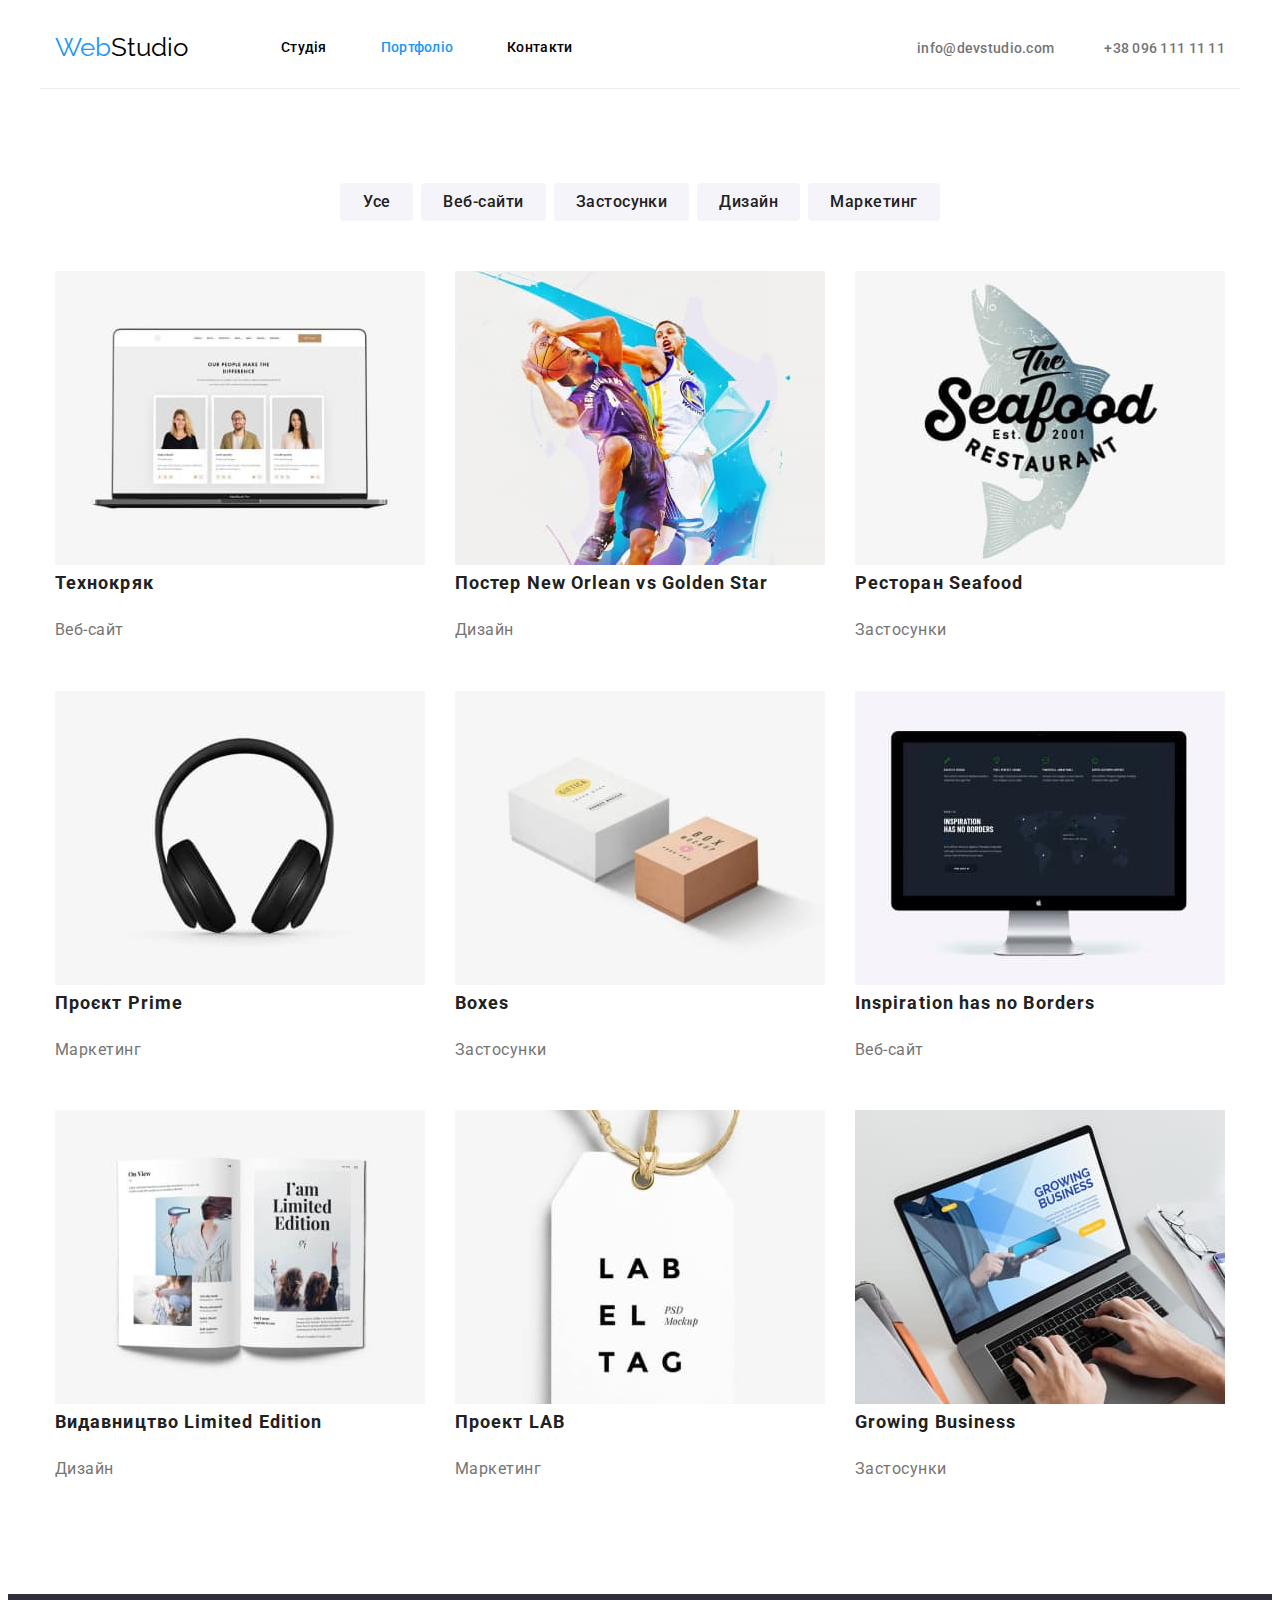
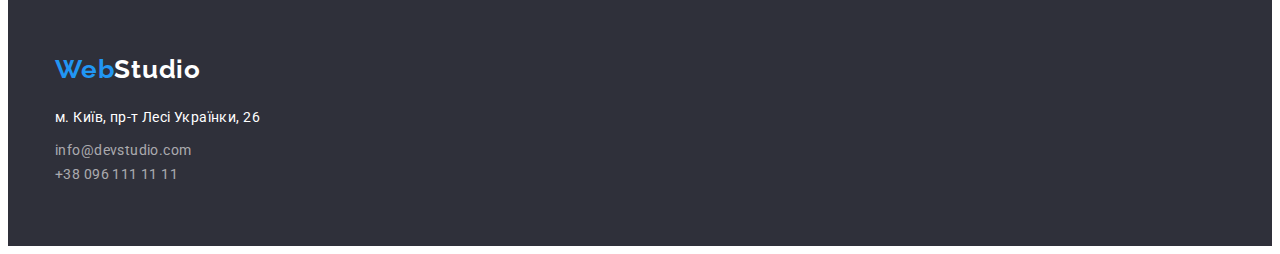
<file: portfolio.html>
<!DOCTYPE html>
<html lang="en">
<head>
    <meta charset="UTF-8">
    <meta http-equiv="X-UA-Compatible" content="IE=edge">
    <meta name="viewport" content="width=device-width, initial-scale=1.0">
    <title>WEB studio</title>
    <link href="https://fonts.googleapis.com/css2?family=Raleway:wght@700&family=Roboto:wght@400;500;700;900&display=swap" rel="stylesheet">  
    <!-- Зовнішній файл стилю -->
    <link rel="stylesheet" href="./css/main.min.css">
</head>
<body>
    <!-- Шапка -->
    <header>
    <div class="container header-nav">
        <a class="logo" href=""><span>Web</span>Studio</a>
        <nav>             
        <ul class="nav-list">               
            <li class="list-item"><a class="link link-current" href="./">Студія</a></li>
            <li class="list-item"><a class="link current" href="./portfolio.html" target="_blank" rel="noopener noreferer">Портфоліо</a></li>
            <li class="list-item"><a class="link" href="">Контакти</a></li>
        </ul> 
        </nav>
        <ul class="contacts-nav">
            <li><a href="mailto:info@devstudio.com">info@devstudio.com</a></li>
            <li><a href="tel:+380961111111">+38 096 111 11 11</a></li>
        </ul>
    </div>
    </header>
    <!-- Секція герой -->
    <main>
    <section class="section">
        <div class="container">
          <h1 class="visually-hidden">Приклади робіт</h1>
    <ul class="filter">
        <li><a class="filter-link" href="">Усе</a></li>
        <li><a class="filter-link" href="">Веб-сайти</a></li>
        <li><a class="filter-link" href="">Застосунки</a></li>
        <li><a class="filter-link" href="">Дизайн</a></li>
        <li><a class="filter-link" href="">Маркетинг</a></li>
    </ul>
    <ul class="examples">
        <li  class="examples-link">
            <a class="link-thumb" href="">
                <div class="img-thumb">
                    <img src="./img/Ноутбук.jpg" alt=""width="370"height="297">
                      <div class="overlay">
                <p>Технокряк це сучасний майданчик поширення коронавірусу. 
                    Компанії використовують цю платформу для цифрового шпигунства та атак на захищені сервери конкурентів.</p>
               </div>
            </div>
                <div>
            <h2  class="examples-titel">Технокряк</h2>
            <p class="examples-type">Веб-сайт</p>
            </a>
            </li>
        </li>
        <li class="examples-link">
            <a class="link-thumb" href="">
                <div class="img-thumb">
                <img src="./img/Players.jpg" alt="Два баскетболіста" width="370" height="294">
                <div class="overlay">
                    <p>Технокряк це сучасний майданчик поширення коронавірусу. 
                        Компанії використовують цю платформу для цифрового шпигунства та атак на захищені сервери конкурентів.</p>
                   </div>
                </div>
            <h2 class="examples-titel">Постер New Orlean vs Golden Star</h2>
            <p class="examples-type">Дизайн</p>
            </a>
        </li>
        <li class="examples-link">
            <a class="link-thumb" href="">
                <div class="img-thumb">
                <img src="./img/Seafood.jpg" alt="Seafood" width="370" height="294">
                <div class="overlay">
                    <p>Технокрик це сучасний майданчик поширення коронавірусу. 
                        Компанії використовують цю платформу для цифрового шпигунства та атак на захищені сервери конкурентів.</p>
                   </div>
                </div>
            <h2 class="examples-titel">Ресторан Seafood</h2>
            <p class="examples-type">Застосунки</p>
            </a>
        </li>
        <li class="examples-link">
            <a class="link-thumb" href="">
                <div class="img-thumb">
                <img src="./img/Навушник.jpg" alt="Навушники" width="370" height="294">
                <div class="overlay">
                    <p>Технокрик це сучасний майданчик поширення коронавірусу. 
                        Компанії використовують цю платформу для цифрового шпигунства та атак на захищені сервери конкурентів.</p>
                   </div>
                </div>
            <h2 class="examples-titel">Проєкт Prime</h2>
            <p class="examples-type">Маркетинг</p>
            </a>
        </li>
        <li class="examples-link">
            <a class="link-thumb" href="">
                <div class="img-thumb">
                <img src="./img/Boxes.jpg" alt="Boxes" width="370" height="294">
                <div class="overlay">
                    <p>Технокрик це сучасний майданчик поширення коронавірусу. 
                        Компанії використовують цю платформу для цифрового шпигунства та атак на захищені сервери конкурентів.</p>
                   </div>
                </div>
            <h2 class="examples-titel">Boxes</h2>
            <p class="examples-type">Застосунки</p>
            </a>
        </li>
        <li class="examples-link">
            <a class="link-thumb" href="">
                <div class="img-thumb">
                <img src="./img/Imac.jpg" alt="Imac" width="370" height="294">
                <div class="overlay">
                    <p>Технокрик це сучасний майданчик поширення коронавірусу. 
                        Компанії використовують цю платформу для цифрового шпигунства та атак на захищені сервери конкурентів.</p>
                   </div>
                </div>
            <h2 class="examples-titel">Inspiration has no Borders</h2>
            <p class="examples-type">Веб-сайт</p>
            </a>
        </li>
        <li class="examples-link">
            <a class="link-thumb" href="">
                <div class="img-thumb">
                <img src="./img/Book.jpg" alt="Книжка" width="370" height="294">
                <div class="overlay">
                    <p>Технокрик це сучасний майданчик поширення коронавірусу. 
                        Компанії використовують цю платформу для цифрового шпигунства та атак на захищені сервери конкурентів.</p>
                   </div>
                </div>
            <h2 class="examples-titel">Видавництво Limited Edition</h2>
            <p class="examples-type">Дизайн</p>
            </a>
        </li>
        <li class="examples-link">
            <a class="link-thumb" href="">
                <div class="img-thumb">
                <img src="./img/Label tag.jpg" alt="Етикетка з надписом LA BEL TAG" width="370" height="294">
                <div class="overlay">
                    <p>Технокрик це сучасний майданчик поширення коронавірусу. 
                        Компанії використовують цю платформу для цифрового шпигунства та атак на захищені сервери конкурентів.</p>
                   </div>
                </div>
            <h2 class="examples-titel">Проект LAB</h2>
            <p class="examples-type">Маркетинг</p>
            </a>
        </li>
        <li class="examples-link">
            <a class="link-thumb" href="">
                <div class="img-thumb">
                <img src="./img/Ноутбук1.jpg" alt="Ноутбук" width="370" height="294">
                <div class="overlay">
                    <p>Технокрик це сучасний майданчик поширення коронавірусу. 
                        Компанії використовують цю платформу для цифрового шпигунства та атак на захищені сервери конкурентів.</p>
                   </div>
                </div>
            <h2 class="examples-titel">Growing Business</h2>
            <p class="examples-type">Застосунки</p>
            </a>
        </li>
    </ul>
        </div>

</section>
</main>
    <!--Footer-->
    <footer class="footer">
        <div class="container">
            <a class="footer-logo" href=""><span>Web</span>Studio</a>
        <address class="footer-address">м. Київ, пр-т Лесі Українки, 26</address>
        <ul class="footer-contacts">
            <li><a class="footer-contacts-link" href="mailto:info@devstudio.com">info@devstudio.com</a></li>
            <li><a class="footer-contacts-link" href="tel:+380961111111">+38 096 111 11 11</a></li>
        </ul>
        </div>
</footer>
</body>
</html>
</file>
<file: css/main.min.css>
:root{--primary-text-color: #757575;--title-text-color: #212121;--accent-color: #2196f3;--background-color: #ffffff;--background-button: #F5F4FA;--svg: #AFB1B8;--card-border-line: #EEEEEE}html{-webkit-box-sizing:border-box;box-sizing:border-box}*,*::before,*::after{-webkit-box-sizing:inherit;box-sizing:inherit}body{color:var(--primary-text-color);background-color:#fff;font-family:roboto,sans-serif}a{text-decoration:none}h1,h2,h3,p,ul{margin-top:0}img{display:block;max-width:100%;height:auto}ul{padding:0;margin:0;list-style:none}.section{padding-top:94px;padding-bottom:94px;margin-top:0;margin-bottom:0}.section-title{margin-bottom:50px;color:var(--title-text-color);font-weight:700;font-size:36px;line-height:1.2;text-align:center;letter-spacing:.03em}.container{width:1200px;margin-left:auto;margin-right:auto;margin-top:0;padding-left:15px;padding-right:15px}.header-nav{-webkit-box-sizing:border-box;box-sizing:border-box;margin-bottom:0;border-bottom:1px solid #ececec}.header-nav,.contacts-nav{display:-webkit-box;display:-ms-flexbox;display:flex;-webkit-box-align:center;-ms-flex-align:center;align-items:center;-webkit-box-pack:start;-ms-flex-pack:start;justify-content:flex-start}.nav-list{display:-webkit-box;display:-ms-flexbox;display:flex;margin-left:93px}.nav-list .link{position:relative;display:block;padding-top:32px;padding-bottom:32px;color:#000;font-weight:500;font-size:14px;line-height:1.14;letter-spacing:.02em}.nav-list .link:hover,.nav-list .link:focus{color:var(--accent-color)}.nav-list .link.current{color:var(--accent-color)}.nav-list .link.current::after{position:absolute;content:"";bottom:0;left:0;width:100%;height:5px;background-color:var(--accent-color);border-radius:4px;-webkit-transform:scale(0);transform:scale(0);-webkit-transition:-webkit-transform 500ms cubic-bezier(0.4, 0, 0.2, 1);transition:-webkit-transform 500ms cubic-bezier(0.4, 0, 0.2, 1);transition:transform 500ms cubic-bezier(0.4, 0, 0.2, 1);transition:transform 500ms cubic-bezier(0.4, 0, 0.2, 1), -webkit-transform 500ms cubic-bezier(0.4, 0, 0.2, 1)}.nav-list .link:hover.current::after{-webkit-transform:scale(1);transform:scale(1)}.contacts-nav{display:-webkit-box;display:-ms-flexbox;display:flex;margin-left:auto}.contacts-nav li+li{margin-left:50px}.contacts-nav a{color:var(--primary-text-color);font-weight:500;font-size:14px;line-height:1.14;letter-spacing:.02em}.list-item{margin-right:54px}.list-item:last-child{margin-right:0}.contacts-nav .contacts-link{display:-webkit-box;display:-ms-flexbox;display:flex;-webkit-box-align:center;-ms-flex-align:center;align-items:center}.contacts-nav .contacts-link:focus,.contacts-nav .contacts-link:hover{color:var(--accent-color);fill:var(--accent-color)}.contact-icon{margin-right:10px;fill:currentColor}.contact-icon:focus,.contact-icon:hover{color:var(--accent-color);fill:var(--accent-color)}.logo{color:#000;font-family:Raleway,sans-serif;font-style:700;font-size:26px;line-height:1.2;letter-spacing:3%}span{color:var(--accent-color)}.hero{background-color:#2f303a;text-align:center;padding-bottom:200px;padding-top:200px;background-image:-webkit-gradient(linear, left top, right top, from(rgba(47, 48, 58, 0.4)), to(rgba(47, 48, 58, 0.4))),url("./img/efficiency.jpg");background-image:linear-gradient(to right, rgba(47, 48, 58, 0.4), rgba(47, 48, 58, 0.4)),url("./img/efficiency.jpg");background-position:center;background-size:cover;background-repeat:no-repeat}.hero-title{display:block;margin-top:0px;margin-bottom:30px;margin-bottom:46px;text-transform:uppercase;color:var(--background-color);font-weight:900;font-size:44px;line-height:1.4;text-align:center;letter-spacing:.06em}.hero-button{display:inline-block;min-width:200px;padding:10px 25px;border-radius:4px;text-decoration:none;border:none;-webkit-box-shadow:0px 4px 4px rgba(0,0,0,.15);box-shadow:0px 4px 4px rgba(0,0,0,.15);margin-top:0px;color:var(--background-color);background-color:var(--accent-color);font-weight:700;font-size:16px;line-height:2;letter-spacing:.06em}.backdrop{position:fixed;top:0;left:0;width:100%;height:100%;background-color:rgba(0,0,0,.2);opacity:1;-webkit-transition:opacity 300ms cubic-bezier(0.4, 0, 0.2, 1);transition:opacity 300ms cubic-bezier(0.4, 0, 0.2, 1)}.backdrop.is-hidden{opacity:0;pointer-events:none}.modal{position:absolute;top:50%;left:50%;width:528px;height:581px;padding:40px;background-color:var(--background-color);-webkit-transform:translate(-50%, -50%) scale(1);transform:translate(-50%, -50%) scale(1);-webkit-transform:translate 500ms cubic-bezier(0.4, 0, 0.2, 1);transform:translate 500ms cubic-bezier(0.4, 0, 0.2, 1)}.backdrop.is-hidden.modal{-webkit-transform:translate(-50%, -50%) scale(0.7);transform:translate(-50%, -50%) scale(0.7)}.modal-button{position:absolute;top:8px;right:8px;width:30px;height:30px;border:0;border-radius:50%;background-image:url(./img/icons/close.svg);background-size:contain}.textarea{resize:none;height:120px;font-size:14px;padding:12px 16px}.field{position:relative;text-align:start}.form,.fields,.field{display:-webkit-box;display:-ms-flexbox;display:flex;-webkit-box-orient:vertical;-webkit-box-direction:normal;-ms-flex-direction:column;flex-direction:column}.fields{margin-bottom:20px}.field:not(:last-child){margin-bottom:10px}.title{font-size:20px;margin-bottom:30px;color:var(--title-text-color)}.field{margin:0}.form-field,.textarea{padding-left:42px;height:40px;border:1px solid rgba(33,33,33,.2);border-radius:4px;-webkit-transition:border 250ms cubic-bezier(0.4, 0, 0.2, 1);transition:border 250ms cubic-bezier(0.4, 0, 0.2, 1);outline:0}.form-icon{position:absolute;display:inline-block;top:50%;left:15px;margin:0;-webkit-transition:fill 250ms cubic-bezier(0.4, 0, 0.2, 1);transition:fill 250ms cubic-bezier(0.4, 0, 0.2, 1)}.field:focus-within .form-field,.field:hover .form-field,.field:focus-within textarea,.field:hover textarea{border:1px solid var(--accent-color)}.field:focus-within>.form-icon,.field:hover>.form-icon{fill:var(--accent-color)}.textarea{resize:none;height:120px;font-size:14px;padding:12px 16px}.field .label{font-size:12px;margin-bottom:4px}.form .title{font-size:20px;margin-bottom:12px;color:var(--title-text-color)}.field .label{font-size:12px;margin-bottom:4px}.btn{width:200px;margin:auto}.checkbox{margin-bottom:30px}.field-checkbox{-webkit-appearance:none;-moz-appearance:none;appearance:none;outline:0}.checkbox-icon{display:inline-block;margin-right:8px;padding:0;bottom:2px solid var(--title-text-color);border-radius:2px}.field-checkbox:checked+.checkbox-icon{background-color:var(--accent-color);border:2px solid var(--accent-color)}.field-checkbox:focus-within+.checkbox-icon{border:2px solid var(--accent-color)}.field-label a{color:var(--accent-color);text-decoration:underline}.features .title{margin-bottom:10px;color:var(--title-text-color);font-weight:700;font-size:14px;line-height:1.14;letter-spacing:.03em}.visually-hidden{position:absolute;width:1px;height:1px;border:0;margin:-1px;padding:0;clip:rect(0 0 0 0);overflow:hidden}.features{display:-webkit-box;display:-ms-flexbox;display:flex;-webkit-box-pack:justify;-ms-flex-pack:justify;justify-content:space-between}.features-icon{display:-webkit-box;display:-ms-flexbox;display:flex;-webkit-box-pack:center;-ms-flex-pack:center;justify-content:center;-webkit-box-align:center;-ms-flex-align:center;align-items:center;width:270px;height:120px;margin-bottom:30px;background-color:var(--background-button)}.features-item{width:270px}.feture .text{color:var(--primary-text-color);font-size:14px;line-height:1.7;letter-spacing:.03em}.section.work{padding-top:0}.image{display:-webkit-box;display:-ms-flexbox;display:flex;-webkit-box-pack:justify;-ms-flex-pack:justify;justify-content:space-between}.image-work:not(:last-child){-ms-flex-preferred-size:calc((100% - 60px)/3);flex-basis:calc((100% - 60px)/3);margin-right:30px;width:370px}.thumb{position:relative;width:100%;height:100%}.thumb-text{position:absolute;bottom:0;left:0;margin:0;width:100%;height:70px;display:-webkit-box;display:-ms-flexbox;display:flex;-webkit-box-pack:center;-ms-flex-pack:center;justify-content:center;-webkit-box-align:center;-ms-flex-align:center;align-items:center;background-color:rgba(47,48,58,.8);color:var(--background-color)}.thumb-text>p{margin-bottom:0;font-size:14px;line-height:16px;text-transform:uppercase}.our-team{background-color:#f5f4fa}.team{display:-webkit-box;display:-ms-flexbox;display:flex;-webkit-box-pack:justify;-ms-flex-pack:justify;justify-content:space-between}.team-link:not(:last-child){margin-right:30px}.team-link{width:270px;padding-bottom:30px;background:#fff;-webkit-box-shadow:0px 1px 3px rgba(0,0,0,.12),0px 1px 1px rgba(0,0,0,.14),0px 2px 1px rgba(0,0,0,.2);box-shadow:0px 1px 3px rgba(0,0,0,.12),0px 1px 1px rgba(0,0,0,.14),0px 2px 1px rgba(0,0,0,.2);border-radius:0px 0px 4px 4px}.team .name{margin-bottom:10px;color:var(--title-text-color);font-weight:500;font-size:16px;line-height:1.2;text-align:center;letter-spacing:.03em}.team .position{margin-bottom:16px;color:var(--primary-text-color);font-size:16px;line-height:1.2;text-align:center;letter-spacing:.03em}.team-link img{margin-bottom:30px}.social-network-list{display:-webkit-box;display:-ms-flexbox;display:flex;-webkit-box-pack:center;-ms-flex-pack:center;justify-content:center}.network-item:not(:last-child){margin-right:10px}.social-link{display:-webkit-inline-box;display:-ms-inline-flexbox;display:inline-flex;-webkit-box-pack:center;-ms-flex-pack:center;justify-content:center;-webkit-box-align:center;-ms-flex-align:center;align-items:center;width:44px;height:44px;border-radius:50%;color:var(--svg)}.social-icon{fill:currentColor;margin:12px}.social-link:hover,.social-link:focus{color:var(--background-color);background-color:var(--accent-color)}.customers{display:-webkit-box;display:-ms-flexbox;display:flex}.customers-item:not(:last-child){margin-right:30px}.customers-link{display:-webkit-box;display:-ms-flexbox;display:flex;-webkit-box-pack:center;-ms-flex-pack:center;justify-content:center;-webkit-box-align:center;-ms-flex-align:center;align-items:center;width:170px;height:90px;border:1px solid var(--svg);border-radius:4px;color:var(--svg)}.customers-link:hover,.customers-link:focus{border:1px solid var(--accent-color);color:var(--accent-color)}.customers-icon{fill:currentColor}.footer{padding-bottom:60px;padding-top:60px}.footer-items{display:-webkit-box;display:-ms-flexbox;display:flex;-webkit-box-align:baseline;-ms-flex-align:baseline;align-items:baseline}.footer,.footer-address{color:#fff;background-color:#2f303a;font-family:Roboto;font-style:normal;font-weight:400;font-size:14px;line-height:1.7;letter-spacing:.03em}.footer-logo{color:#fff;font-family:Raleway;font-style:normal;font-weight:700;font-size:26px;line-height:1.2;letter-spacing:.03em}.footer-address{margin-top:20px;margin-bottom:9px}.footer-contacts{margin-right:70px}.footer-contacts-link{color:rgba(255,255,255,.6)}.footer-contacts-link:hover,.footer-contacts-link:focus{color:var(--accent-color)}.join-networks{color:var(--background-color);font-size:14px;line-height:1.2;font-weight:700;text-transform:uppercase}.social-network-list{margin-top:20px}.join .social-link{background-color:rgba(255,255,255,.1);color:var(--background-color)}.join .social-icon{fill:currentColor}.join .social-link:hover,.join .social-link:focus{background-color:var(--accent-color)}.img-thumb{position:relative;overflow:hidden}.overlay{position:absolute;top:0;left:0;width:100%;height:100%;background-color:rgba(33,150,243,.9);color:var(--background-color);padding:63px 24px;margin:0;font-size:18px;line-height:1.5;-webkit-transform:translateY(100%);transform:translateY(100%);-webkit-transition:-webkit-transform 250ms cubic-bezier(0.4, 0, 0.2, 1);transition:-webkit-transform 250ms cubic-bezier(0.4, 0, 0.2, 1);transition:transform 250ms cubic-bezier(0.4, 0, 0.2, 1);transition:transform 250ms cubic-bezier(0.4, 0, 0.2, 1), -webkit-transform 250ms cubic-bezier(0.4, 0, 0.2, 1)}.link-thumb:hover .overlay,.link-thumb:hover .overlay{-webkit-transform:translateY(0);transform:translateY(0)}.link-thumb:hover .link-text,.link-thumb:focus .link-text{-webkit-box-shadow:0px 1px 1px rgba(0,0,0,.12),0px 4px 4px rgba(0,0,0,.06),1px 4px 6px rgba(0,0,0,.16);box-shadow:0px 1px 1px rgba(0,0,0,.12),0px 4px 4px rgba(0,0,0,.06),1px 4px 6px rgba(0,0,0,.16)}.examples{display:-webkit-box;display:-ms-flexbox;display:flex;-ms-flex-wrap:wrap;flex-wrap:wrap;margin-left:-30px;margin-top:-30px}.examples-link{-ms-flex-preferred-size:calc((100% - 90px)/3);flex-basis:calc((100% - 90px)/3);margin-left:30px;margin-top:30px}.examples-titel{color:var(--title-text-color);font-weight:700;font-size:18px;line-height:2;letter-spacing:.06em}.examples-type{color:var(--primary-text-color);font-size:16px;line-height:1.8;letter-spacing:.03em}.link-text{border-left:1px solid var();border-right:1px solid var();border-bottom:1px solid var()}.card{display:block;border-top:rgba(0,0,0,0);overflow:hidden}.filter{display:-webkit-box;display:-ms-flexbox;display:flex;-webkit-box-pack:center;-ms-flex-pack:center;justify-content:center;margin-bottom:50px}.filter li:not(:last-child){margin-right:8px}.filter-link{display:inline-block;border-radius:4px;min-width:73px;height:38px;padding:6px 22px;font-style:normal;font-weight:500;font-size:16px;line-height:1.62;text-align:center;letter-spacing:.03em;color:#212121;color:var(--title-text-color);background-color:var(--background-button)}.filter-link:hover,.filter-link:focus{background-color:var(--accent-color);color:var(--background-color)}/*# sourceMappingURL=main.min.css.map */
</file>
